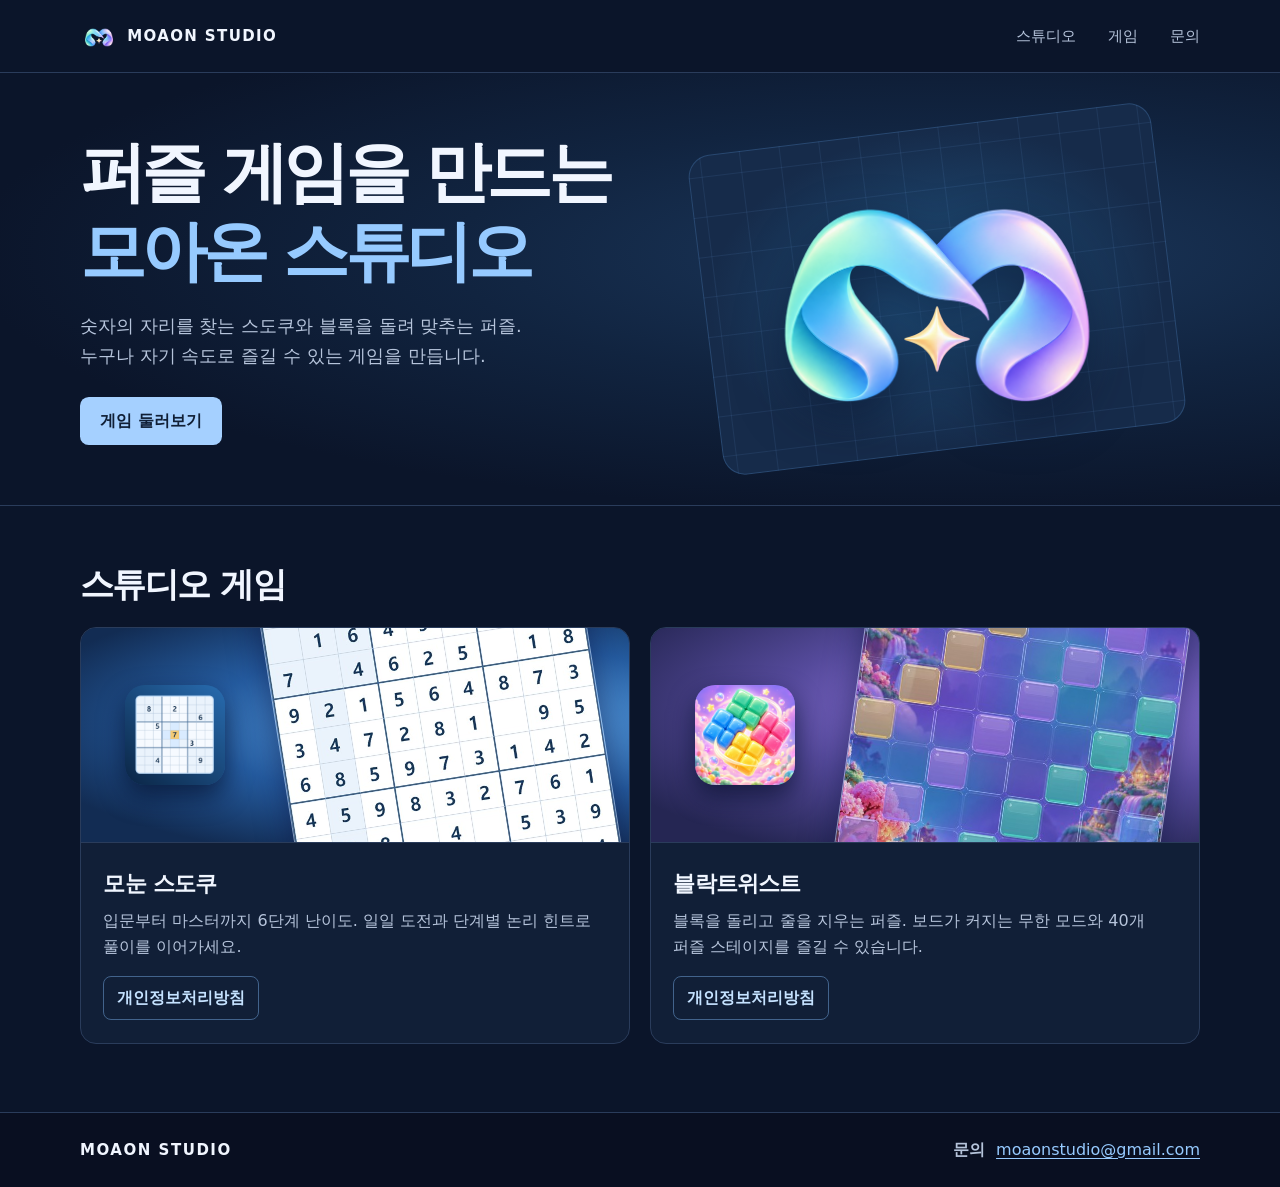
<file: index.html>
<!doctype html>
<html lang="ko">
<head>
  <meta charset="utf-8">
  <meta name="viewport" content="width=device-width, initial-scale=1">
  <meta name="theme-color" content="#0b152a">
  <meta name="description" content="모아온 스튜디오의 퍼즐 게임 모눈 스도쿠와 블락트위스트를 만나보세요.">
  <link rel="canonical" href="https://sukata5959.github.io/">
  <link rel="icon" href="assets/studio-mark.png" type="image/png">
  <link rel="stylesheet" href="assets/style.css">
  <title>MOAON STUDIO | 모아온 스튜디오</title>
</head>
<body>
  <a class="skip" href="#main">본문 바로가기</a>
  <header class="site-header">
    <div class="wrap header-inner">
      <a class="wordmark" href="./index.html" aria-label="모아온 스튜디오 홈">
        <img src="assets/studio-mark.png" alt="" width="38" height="22">
        <span>MOAON STUDIO</span>
      </a>
      <nav aria-label="주 메뉴">
        <a href="#studio">스튜디오</a>
        <a href="#games">게임</a>
        <a href="#contact">문의</a>
      </nav>
    </div>
  </header>
  <main id="main">
    <section class="hero" id="studio" aria-labelledby="studio-title">
      <div class="wrap hero-inner">
        <div class="hero-copy">
          <h1 id="studio-title">퍼즐 게임을 만드는<br><span>모아온 스튜디오</span></h1>
          <p>숫자의 자리를 찾는 스도쿠와 블록을 돌려 맞추는 퍼즐. 누구나 자기 속도로 즐길 수 있는 게임을 만듭니다.</p>
          <a class="primary-link" href="#games">게임 둘러보기</a>
        </div>
        <div class="hero-art">
          <img src="assets/studio-mark.png" alt="" width="840" height="493" fetchpriority="high">
        </div>
      </div>
    </section>
    <section class="games wrap" id="games" aria-labelledby="games-title">
      <h2 id="games-title">스튜디오 게임</h2>
      <div class="game-grid">
        <article class="game" aria-labelledby="sudoku-title">
          <div class="game-art sudoku-art">
            <img class="game-icon" src="assets/moneun-icon.png" alt="" width="512" height="512">
            <img class="game-shot" src="assets/moneun-board.jpg" alt="모눈 스도쿠의 9×9 퍼즐판" width="600" height="600">
          </div>
          <div class="game-copy">
            <h3 id="sudoku-title">모눈 스도쿠</h3>
            <p>입문부터 마스터까지 6단계 난이도. 일일 도전과 단계별 논리 힌트로 풀이를 이어가세요.</p>
            <a class="privacy-link" href="privacy/moneun-sudoku/index.html" aria-label="모눈 스도쿠 개인정보처리방침">개인정보처리방침</a>
          </div>
        </article>
        <article class="game" aria-labelledby="block-title">
          <div class="game-art block-art">
            <img class="game-icon" src="privacy/block-twist/icon.png" alt="" width="512" height="512">
            <img class="game-shot" src="assets/block-twist-board.jpg" alt="블락트위스트 무한 모드의 블록 퍼즐판" width="424" height="424">
          </div>
          <div class="game-copy">
            <h3 id="block-title">블락트위스트</h3>
            <p>블록을 돌리고 줄을 지우는 퍼즐. 보드가 커지는 무한 모드와 40개 퍼즐 스테이지를 즐길 수 있습니다.</p>
            <a class="privacy-link" href="privacy/block-twist/index.html" aria-label="블락트위스트 개인정보처리방침">개인정보처리방침</a>
          </div>
        </article>
      </div>
    </section>
  </main>
  <footer class="site-footer" id="contact">
    <div class="wrap footer-inner">
      <strong>MOAON STUDIO</strong>
      <div class="contact">
        <h2>문의</h2>
        <a href="mailto:moaonstudio@gmail.com">moaonstudio@gmail.com</a>
      </div>
    </div>
  </footer>
</body>
</html>
</file>
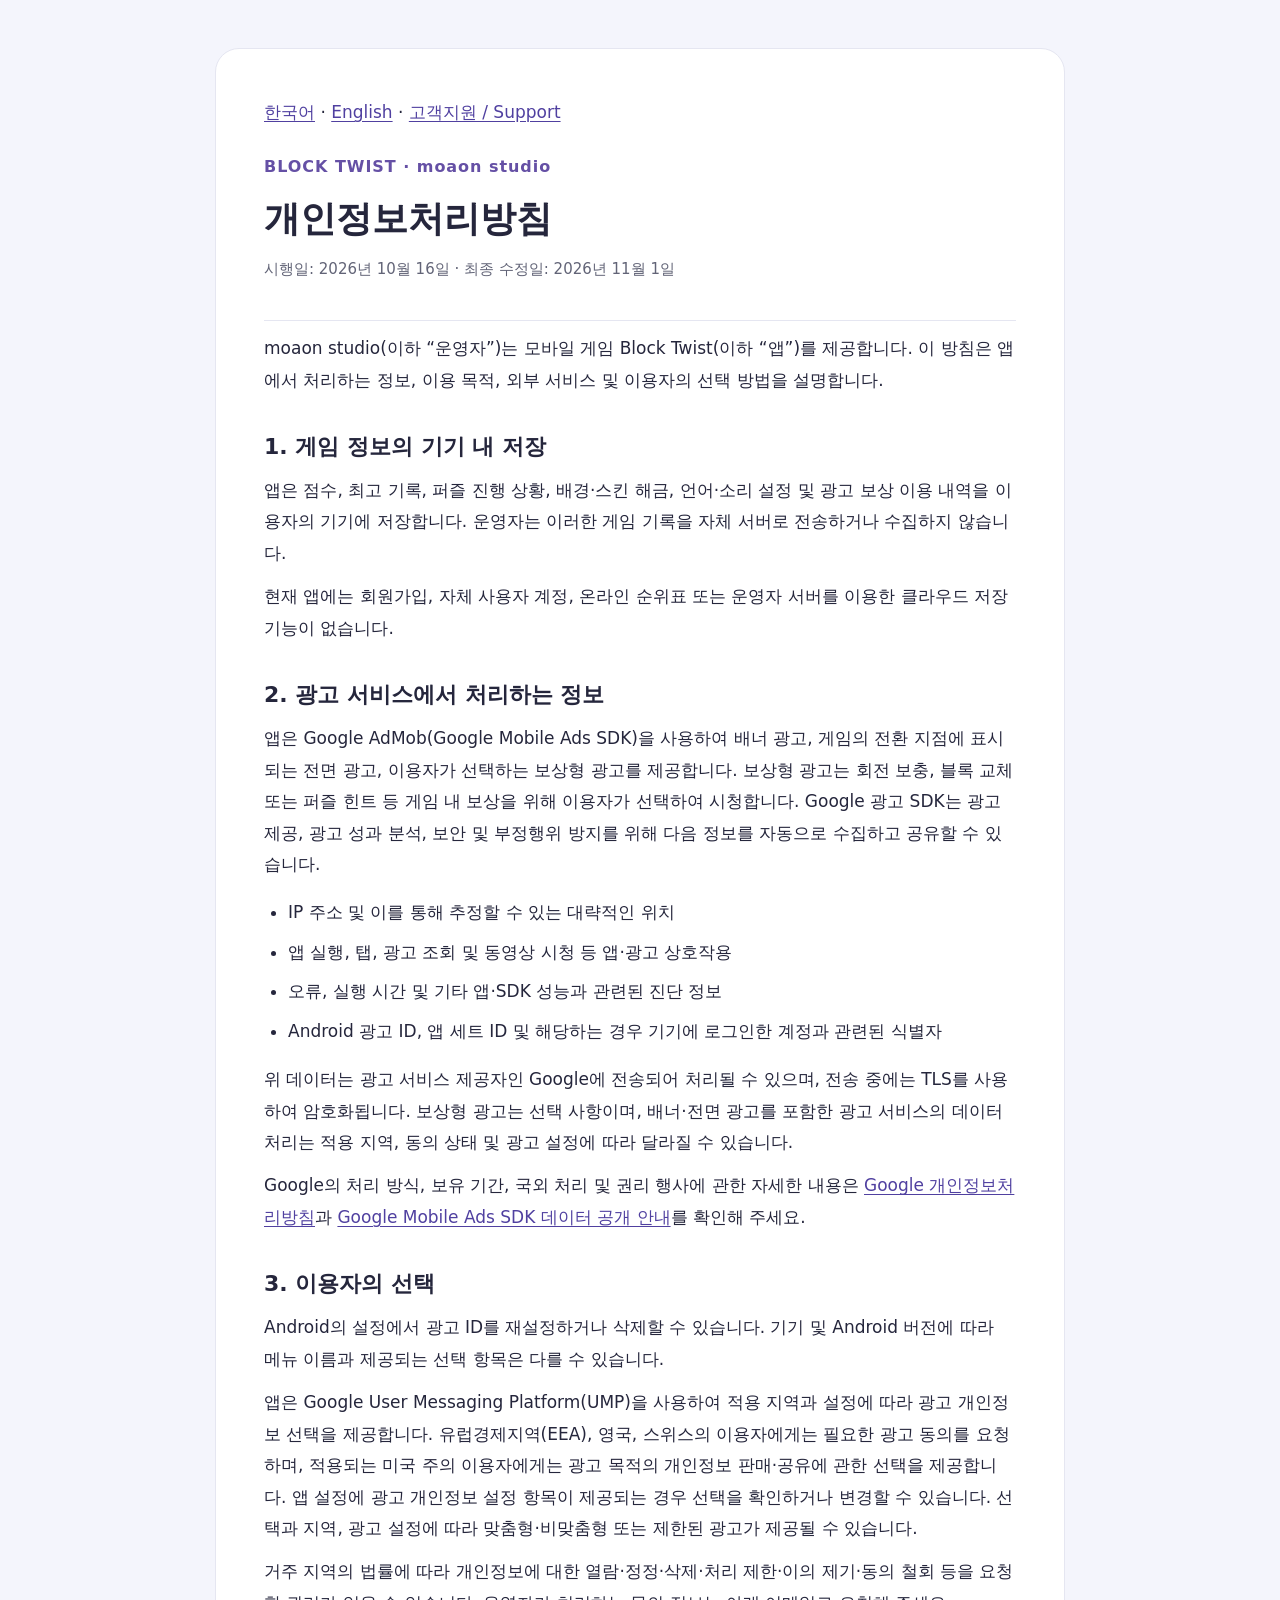
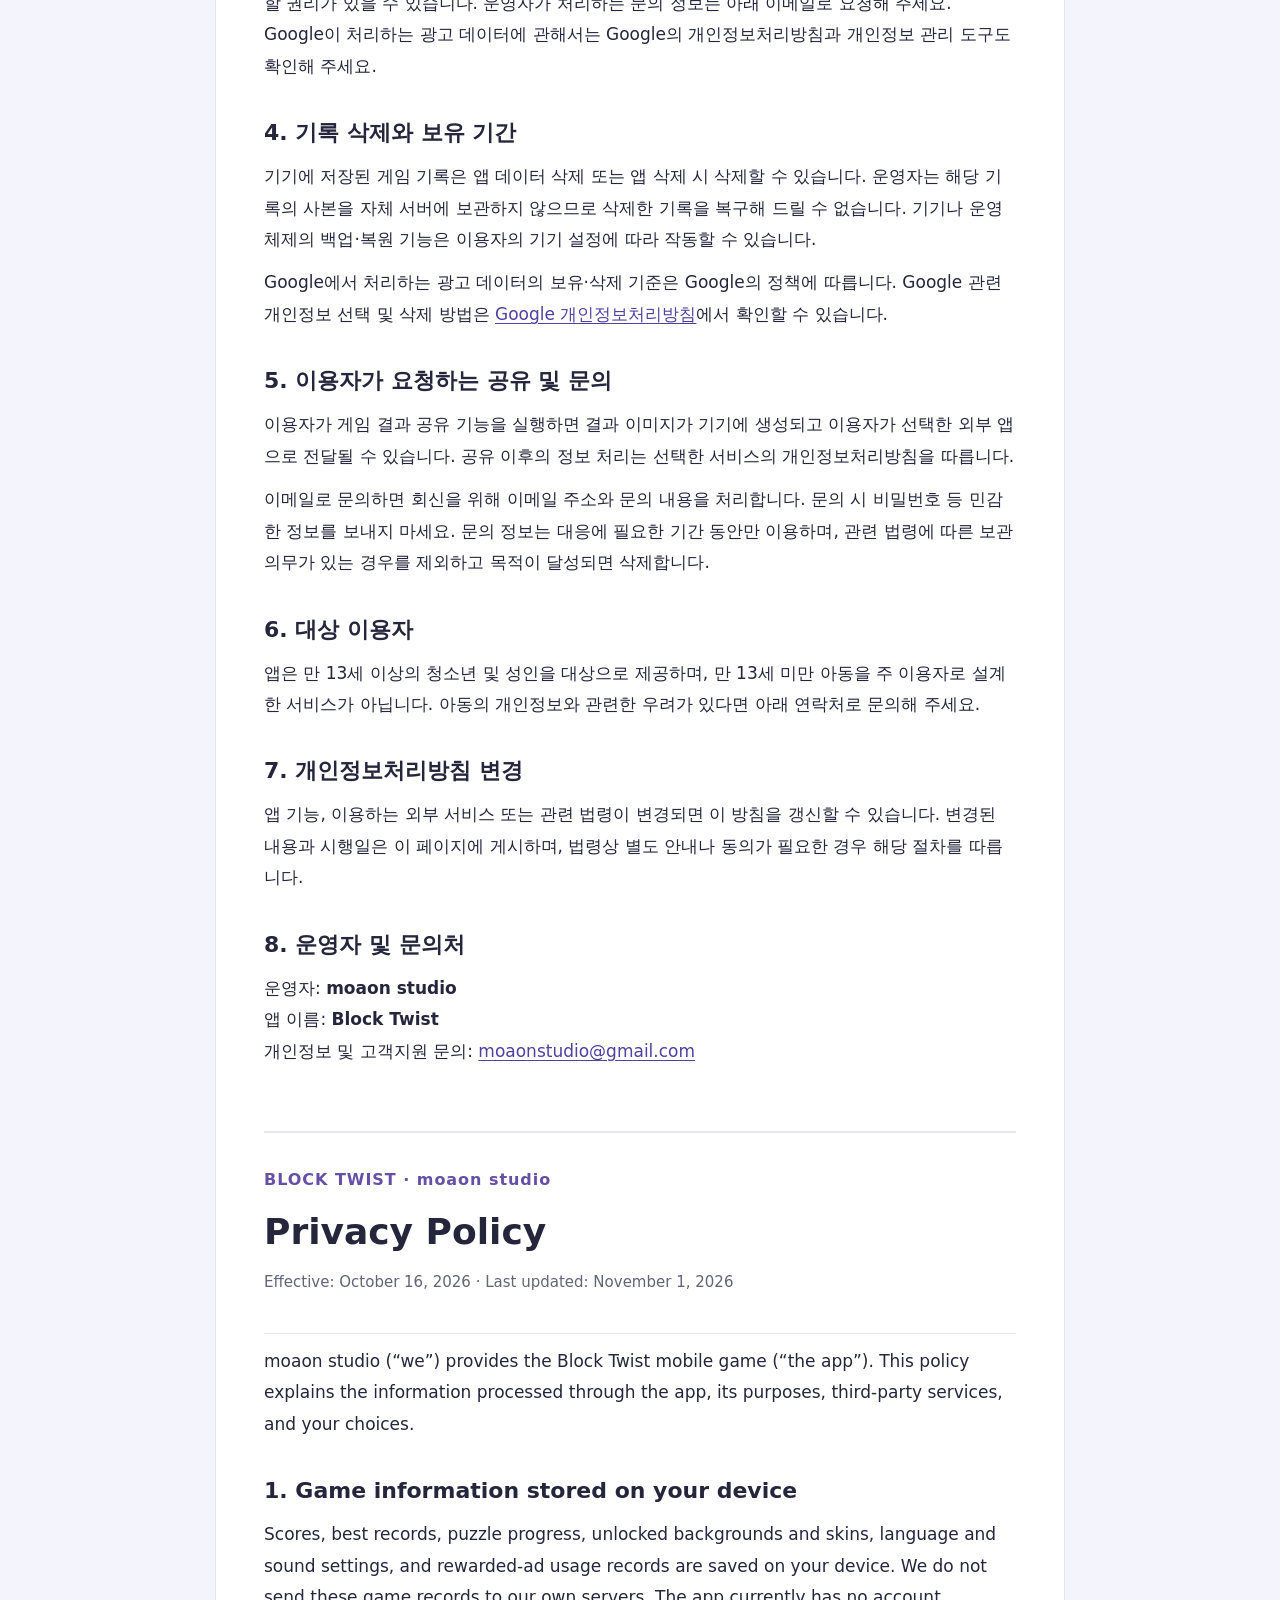
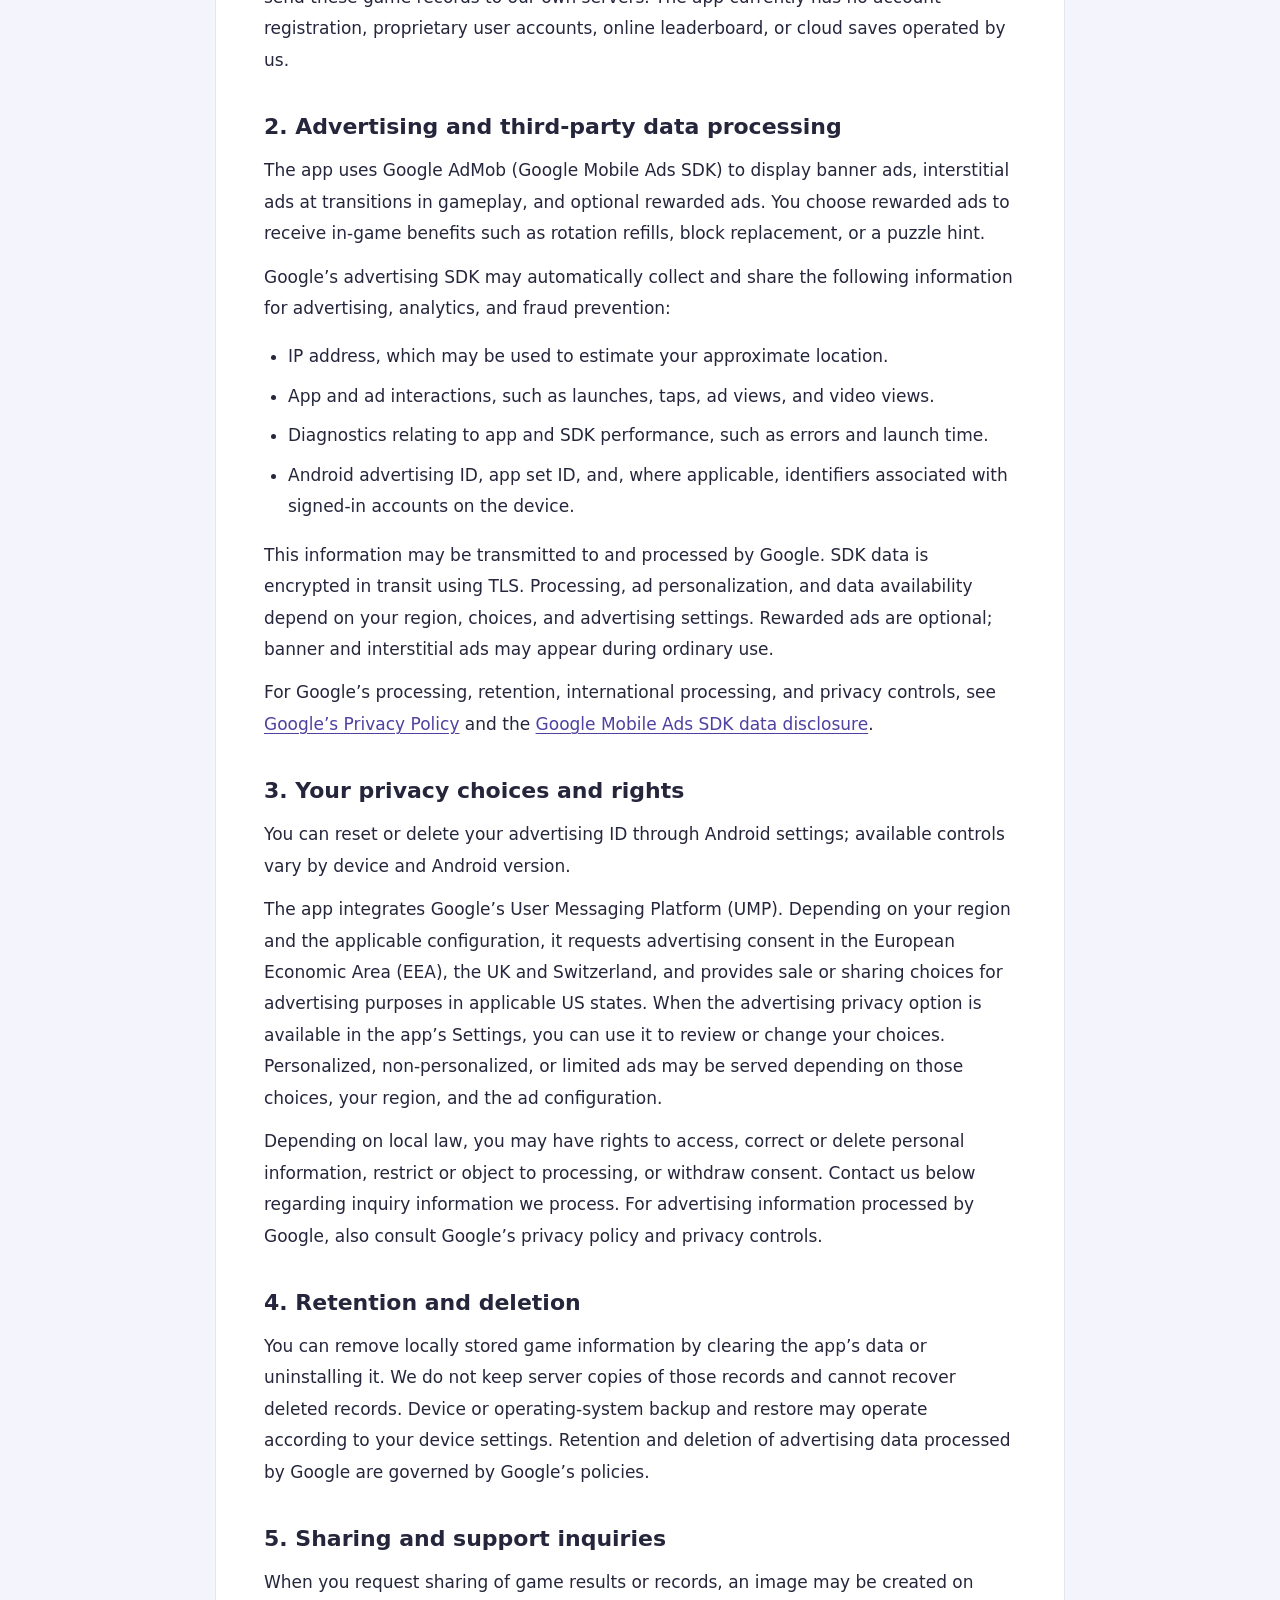
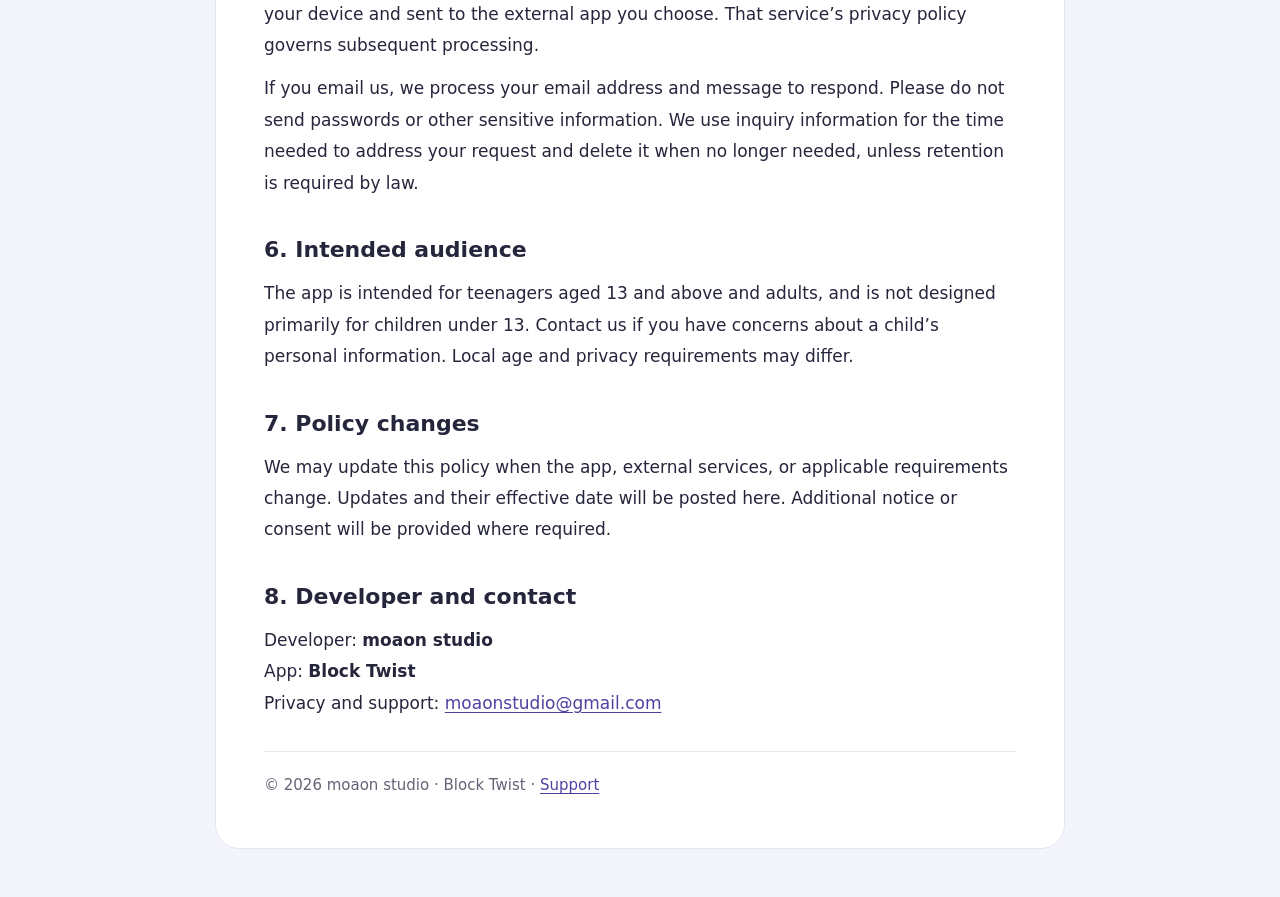
<file: privacy/block-twist/index.html>
<!doctype html>
<html lang="ko">
<head>
<meta charset="utf-8">
<meta name="viewport" content="width=device-width,initial-scale=1">
<meta name="description" content="moaon studio에서 제공하는 Block Twist의 개인정보처리방침입니다. 기기 저장, Google AdMob 광고 데이터 및 문의 방법을 안내합니다.">
<title>Block Twist 개인정보처리방침 | moaon studio</title>
<style>
:root{color-scheme:light}*{box-sizing:border-box}body{margin:0;background:#f4f5fc;color:#25263c;font-family:system-ui,-apple-system,"Malgun Gothic",sans-serif;line-height:1.85;font-size:17px}main{max-width:850px;margin:48px auto;padding:48px;background:#fff;border:1px solid #e5e6f1;border-radius:24px}nav{margin-bottom:24px}section+section{margin-top:64px;padding-top:32px;border-top:2px solid #e5e6f1}section{scroll-margin-top:24px}header{padding-bottom:24px;border-bottom:1px solid #e5e6f1}.brand{font-size:16px;font-weight:750;letter-spacing:.06em;color:#6550a5}h1{font-size:clamp(26px,5vw,36px);line-height:1.4;margin:12px 0}h2{font-size:22px;line-height:1.5;margin:34px 0 12px}p{margin:12px 0}a{color:#5040a0;text-underline-offset:3px;overflow-wrap:anywhere}.meta,footer{color:#626477;font-size:15px}ul{padding-left:24px}li{margin:8px 0}footer{border-top:1px solid #e5e6f1;margin-top:32px;padding-top:20px}@media(max-width:600px){main{margin:0;padding:28px 22px;border:0;border-radius:0}body{background:#fff}}
</style>
</head>
<body><main>
<nav aria-label="Language and support"><a href="#ko">한국어</a> · <a href="#en" lang="en">English</a> · <a href="support.html">고객지원 / Support</a></nav>
<section id="ko" lang="ko">
<header><div class="brand">BLOCK TWIST · moaon studio</div><h1>개인정보처리방침</h1><p class="meta">시행일: 2026년 10월 16일 · 최종 수정일: 2026년 11월 1일</p></header>
<p>moaon studio(이하 “운영자”)는 모바일 게임 Block Twist(이하 “앱”)를 제공합니다. 이 방침은 앱에서 처리하는 정보, 이용 목적, 외부 서비스 및 이용자의 선택 방법을 설명합니다.</p>
<h2>1. 게임 정보의 기기 내 저장</h2>
<p>앱은 점수, 최고 기록, 퍼즐 진행 상황, 배경·스킨 해금, 언어·소리 설정 및 광고 보상 이용 내역을 이용자의 기기에 저장합니다. 운영자는 이러한 게임 기록을 자체 서버로 전송하거나 수집하지 않습니다.</p>
<p>현재 앱에는 회원가입, 자체 사용자 계정, 온라인 순위표 또는 운영자 서버를 이용한 클라우드 저장 기능이 없습니다.</p>
<h2>2. 광고 서비스에서 처리하는 정보</h2>
<p>앱은 Google AdMob(Google Mobile Ads SDK)을 사용하여 배너 광고, 게임의 전환 지점에 표시되는 전면 광고, 이용자가 선택하는 보상형 광고를 제공합니다. 보상형 광고는 회전 보충, 블록 교체 또는 퍼즐 힌트 등 게임 내 보상을 위해 이용자가 선택하여 시청합니다. Google 광고 SDK는 광고 제공, 광고 성과 분석, 보안 및 부정행위 방지를 위해 다음 정보를 자동으로 수집하고 공유할 수 있습니다.</p>
<ul><li>IP 주소 및 이를 통해 추정할 수 있는 대략적인 위치</li><li>앱 실행, 탭, 광고 조회 및 동영상 시청 등 앱·광고 상호작용</li><li>오류, 실행 시간 및 기타 앱·SDK 성능과 관련된 진단 정보</li><li>Android 광고 ID, 앱 세트 ID 및 해당하는 경우 기기에 로그인한 계정과 관련된 식별자</li></ul>
<p>위 데이터는 광고 서비스 제공자인 Google에 전송되어 처리될 수 있으며, 전송 중에는 TLS를 사용하여 암호화됩니다. 보상형 광고는 선택 사항이며, 배너·전면 광고를 포함한 광고 서비스의 데이터 처리는 적용 지역, 동의 상태 및 광고 설정에 따라 달라질 수 있습니다.</p>
<p>Google의 처리 방식, 보유 기간, 국외 처리 및 권리 행사에 관한 자세한 내용은 <a href="https://policies.google.com/privacy?hl=ko" rel="noopener">Google 개인정보처리방침</a>과 <a href="https://developers.google.com/admob/android/privacy/play-data-disclosure?hl=ko" rel="noopener">Google Mobile Ads SDK 데이터 공개 안내</a>를 확인해 주세요.</p>
<h2>3. 이용자의 선택</h2>
<p>Android의 설정에서 광고 ID를 재설정하거나 삭제할 수 있습니다. 기기 및 Android 버전에 따라 메뉴 이름과 제공되는 선택 항목은 다를 수 있습니다.</p>
<p>앱은 Google User Messaging Platform(UMP)을 사용하여 적용 지역과 설정에 따라 광고 개인정보 선택을 제공합니다. 유럽경제지역(EEA), 영국, 스위스의 이용자에게는 필요한 광고 동의를 요청하며, 적용되는 미국 주의 이용자에게는 광고 목적의 개인정보 판매·공유에 관한 선택을 제공합니다. 앱 설정에 광고 개인정보 설정 항목이 제공되는 경우 선택을 확인하거나 변경할 수 있습니다. 선택과 지역, 광고 설정에 따라 맞춤형·비맞춤형 또는 제한된 광고가 제공될 수 있습니다.</p>
<p>거주 지역의 법률에 따라 개인정보에 대한 열람·정정·삭제·처리 제한·이의 제기·동의 철회 등을 요청할 권리가 있을 수 있습니다. 운영자가 처리하는 문의 정보는 아래 이메일로 요청해 주세요. Google이 처리하는 광고 데이터에 관해서는 Google의 개인정보처리방침과 개인정보 관리 도구도 확인해 주세요.</p>
<h2>4. 기록 삭제와 보유 기간</h2>
<p>기기에 저장된 게임 기록은 앱 데이터 삭제 또는 앱 삭제 시 삭제할 수 있습니다. 운영자는 해당 기록의 사본을 자체 서버에 보관하지 않으므로 삭제한 기록을 복구해 드릴 수 없습니다. 기기나 운영체제의 백업·복원 기능은 이용자의 기기 설정에 따라 작동할 수 있습니다.</p>
<p>Google에서 처리하는 광고 데이터의 보유·삭제 기준은 Google의 정책에 따릅니다. Google 관련 개인정보 선택 및 삭제 방법은 <a href="https://policies.google.com/privacy?hl=ko" rel="noopener">Google 개인정보처리방침</a>에서 확인할 수 있습니다.</p>
<h2>5. 이용자가 요청하는 공유 및 문의</h2>
<p>이용자가 게임 결과 공유 기능을 실행하면 결과 이미지가 기기에 생성되고 이용자가 선택한 외부 앱으로 전달될 수 있습니다. 공유 이후의 정보 처리는 선택한 서비스의 개인정보처리방침을 따릅니다.</p>
<p>이메일로 문의하면 회신을 위해 이메일 주소와 문의 내용을 처리합니다. 문의 시 비밀번호 등 민감한 정보를 보내지 마세요. 문의 정보는 대응에 필요한 기간 동안만 이용하며, 관련 법령에 따른 보관 의무가 있는 경우를 제외하고 목적이 달성되면 삭제합니다.</p>
<h2>6. 대상 이용자</h2>
<p>앱은 만 13세 이상의 청소년 및 성인을 대상으로 제공하며, 만 13세 미만 아동을 주 이용자로 설계한 서비스가 아닙니다. 아동의 개인정보와 관련한 우려가 있다면 아래 연락처로 문의해 주세요.</p>
<h2>7. 개인정보처리방침 변경</h2>
<p>앱 기능, 이용하는 외부 서비스 또는 관련 법령이 변경되면 이 방침을 갱신할 수 있습니다. 변경된 내용과 시행일은 이 페이지에 게시하며, 법령상 별도 안내나 동의가 필요한 경우 해당 절차를 따릅니다.</p>
<h2>8. 운영자 및 문의처</h2>
<p>운영자: <strong>moaon studio</strong><br>앱 이름: <strong>Block Twist</strong><br>개인정보 및 고객지원 문의: <a href="mailto:moaonstudio@gmail.com">moaonstudio@gmail.com</a></p>
</section>
<section id="en" lang="en" aria-labelledby="english-title">
<header><div class="brand">BLOCK TWIST · moaon studio</div><h1 id="english-title">Privacy Policy</h1><p class="meta">Effective: October 16, 2026 · Last updated: November 1, 2026</p></header>
<p>moaon studio (“we”) provides the Block Twist mobile game (“the app”). This policy explains the information processed through the app, its purposes, third-party services, and your choices.</p>
<h2>1. Game information stored on your device</h2>
<p>Scores, best records, puzzle progress, unlocked backgrounds and skins, language and sound settings, and rewarded-ad usage records are saved on your device. We do not send these game records to our own servers. The app currently has no account registration, proprietary user accounts, online leaderboard, or cloud saves operated by us.</p>
<h2>2. Advertising and third-party data processing</h2>
<p>The app uses Google AdMob (Google Mobile Ads SDK) to display banner ads, interstitial ads at transitions in gameplay, and optional rewarded ads. You choose rewarded ads to receive in-game benefits such as rotation refills, block replacement, or a puzzle hint.</p>
<p>Google’s advertising SDK may automatically collect and share the following information for advertising, analytics, and fraud prevention:</p>
<ul><li>IP address, which may be used to estimate your approximate location.</li><li>App and ad interactions, such as launches, taps, ad views, and video views.</li><li>Diagnostics relating to app and SDK performance, such as errors and launch time.</li><li>Android advertising ID, app set ID, and, where applicable, identifiers associated with signed-in accounts on the device.</li></ul>
<p>This information may be transmitted to and processed by Google. SDK data is encrypted in transit using TLS. Processing, ad personalization, and data availability depend on your region, choices, and advertising settings. Rewarded ads are optional; banner and interstitial ads may appear during ordinary use.</p>
<p>For Google’s processing, retention, international processing, and privacy controls, see <a href="https://policies.google.com/privacy?hl=en" rel="noopener">Google’s Privacy Policy</a> and the <a href="https://developers.google.com/admob/android/privacy/play-data-disclosure" rel="noopener">Google Mobile Ads SDK data disclosure</a>.</p>
<h2>3. Your privacy choices and rights</h2>
<p>You can reset or delete your advertising ID through Android settings; available controls vary by device and Android version.</p>
<p>The app integrates Google’s User Messaging Platform (UMP). Depending on your region and the applicable configuration, it requests advertising consent in the European Economic Area (EEA), the UK and Switzerland, and provides sale or sharing choices for advertising purposes in applicable US states. When the advertising privacy option is available in the app’s Settings, you can use it to review or change your choices. Personalized, non-personalized, or limited ads may be served depending on those choices, your region, and the ad configuration.</p>
<p>Depending on local law, you may have rights to access, correct or delete personal information, restrict or object to processing, or withdraw consent. Contact us below regarding inquiry information we process. For advertising information processed by Google, also consult Google’s privacy policy and privacy controls.</p>
<h2>4. Retention and deletion</h2>
<p>You can remove locally stored game information by clearing the app’s data or uninstalling it. We do not keep server copies of those records and cannot recover deleted records. Device or operating-system backup and restore may operate according to your device settings. Retention and deletion of advertising data processed by Google are governed by Google’s policies.</p>
<h2>5. Sharing and support inquiries</h2>
<p>When you request sharing of game results or records, an image may be created on your device and sent to the external app you choose. That service’s privacy policy governs subsequent processing.</p>
<p>If you email us, we process your email address and message to respond. Please do not send passwords or other sensitive information. We use inquiry information for the time needed to address your request and delete it when no longer needed, unless retention is required by law.</p>
<h2>6. Intended audience</h2>
<p>The app is intended for teenagers aged 13 and above and adults, and is not designed primarily for children under 13. Contact us if you have concerns about a child’s personal information. Local age and privacy requirements may differ.</p>
<h2>7. Policy changes</h2>
<p>We may update this policy when the app, external services, or applicable requirements change. Updates and their effective date will be posted here. Additional notice or consent will be provided where required.</p>
<h2>8. Developer and contact</h2>
<p>Developer: <strong>moaon studio</strong><br>App: <strong>Block Twist</strong><br>Privacy and support: <a href="mailto:moaonstudio@gmail.com">moaonstudio@gmail.com</a></p>
</section>
<footer>© 2026 moaon studio · Block Twist · <a href="support.html">Support</a></footer>
</main></body></html>
</file>
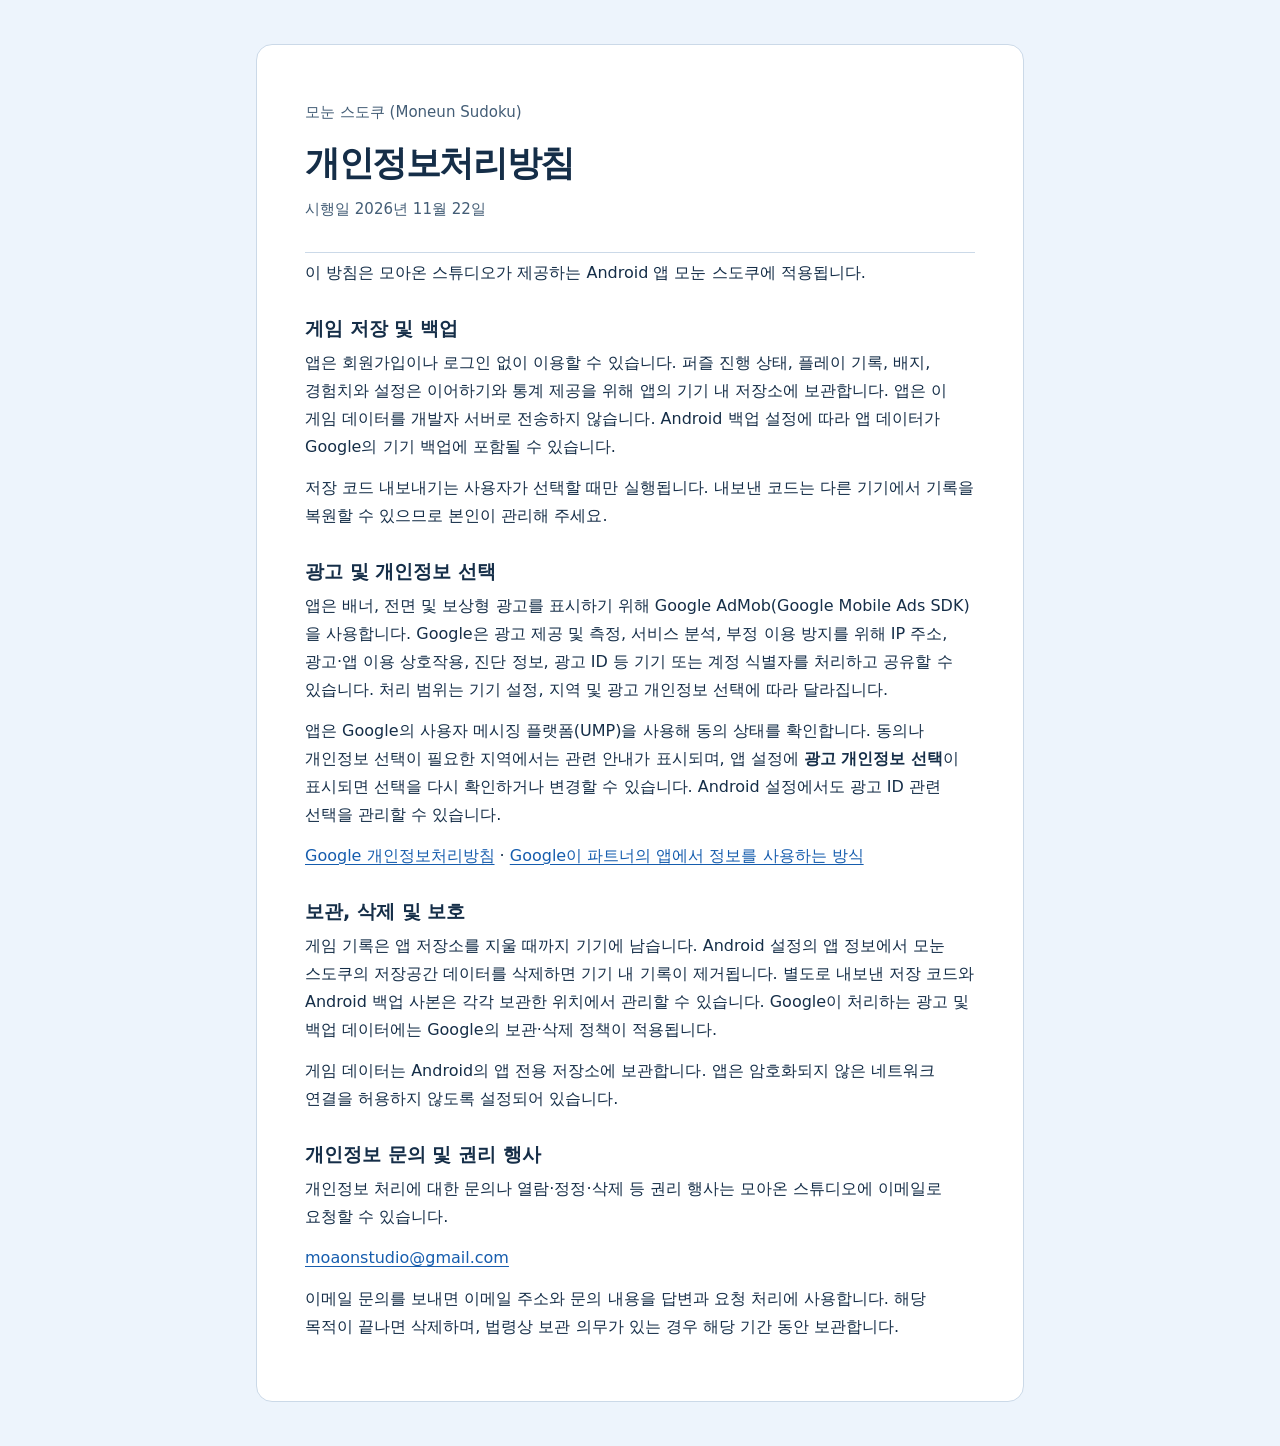
<file: privacy/moneun-sudoku/index.html>
<!doctype html>
<html lang="ko">
<head>
  <meta charset="utf-8">
  <meta name="viewport" content="width=device-width,initial-scale=1">
  <title>모눈 스도쿠 개인정보처리방침</title>
  <meta name="description" content="모눈 스도쿠의 게임 저장, Google AdMob 광고 및 개인정보 문의에 관한 방침입니다.">
  <style>
    :root { color-scheme: light dark; --ink:#152e48; --bg:#edf4fc; --surface:#fff; --muted:#435d76; --accent:#165dae; --line:#cbd9e8; font-family:"Malgun Gothic","Apple SD Gothic Neo",system-ui,sans-serif; }
    * { box-sizing:border-box; }
    body { margin:0; background:var(--bg); color:var(--ink); line-height:1.75; word-break:keep-all; overflow-wrap:anywhere; }
    main { max-width:48rem; margin:2.75rem auto; padding:clamp(1.25rem,5vw,3rem); background:var(--surface); border:1px solid var(--line); border-radius:1rem; }
    header { border-bottom:1px solid var(--line); padding-bottom:1rem; }
    h1 { font-size:clamp(1.55rem,5vw,2.2rem); line-height:1.35; margin:.3rem 0 .65rem; letter-spacing:-.04em; }
    h2 { font-size:1.2rem; margin:1.75rem 0 .35rem; line-height:1.45; }
    p,ul { margin:.4rem 0 .8rem; }
    li + li { margin-top:.35rem; }
    .app,.date { color:var(--muted); font-size:.94rem; }
    a { color:var(--accent); text-underline-offset:.2em; }
    a:focus-visible { outline:2px solid var(--accent); outline-offset:3px; }
    @media (max-width:40rem) { main { margin:.75rem; } }
    @media (prefers-color-scheme:dark) {
      :root { --ink:#ecf3ff; --bg:#101d2c; --surface:#1b2b3e; --muted:#b9cce4; --accent:#a6d0ff; --line:#4e6682; }
    }
  </style>
</head>
<body>
  <main>
    <header>
      <p class="app">모눈 스도쿠 (Moneun Sudoku)</p>
      <h1>개인정보처리방침</h1>
      <p class="date">시행일 <time datetime="2026-11-22">2026년 11월 22일</time></p>
    </header>
    <p>이 방침은 모아온 스튜디오가 제공하는 Android 앱 모눈 스도쿠에 적용됩니다.</p>
    <section>
      <h2>게임 저장 및 백업</h2>
      <p>앱은 회원가입이나 로그인 없이 이용할 수 있습니다. 퍼즐 진행 상태, 플레이 기록, 배지, 경험치와 설정은 이어하기와 통계 제공을 위해 앱의 기기 내 저장소에 보관합니다. 앱은 이 게임 데이터를 개발자 서버로 전송하지 않습니다. Android 백업 설정에 따라 앱 데이터가 Google의 기기 백업에 포함될 수 있습니다.</p>
      <p>저장 코드 내보내기는 사용자가 선택할 때만 실행됩니다. 내보낸 코드는 다른 기기에서 기록을 복원할 수 있으므로 본인이 관리해 주세요.</p>
    </section>
    <section>
      <h2>광고 및 개인정보 선택</h2>
      <p>앱은 배너, 전면 및 보상형 광고를 표시하기 위해 Google AdMob(Google Mobile Ads SDK)을 사용합니다. Google은 광고 제공 및 측정, 서비스 분석, 부정 이용 방지를 위해 IP 주소, 광고·앱 이용 상호작용, 진단 정보, 광고 ID 등 기기 또는 계정 식별자를 처리하고 공유할 수 있습니다. 처리 범위는 기기 설정, 지역 및 광고 개인정보 선택에 따라 달라집니다.</p>
      <p>앱은 Google의 사용자 메시징 플랫폼(UMP)을 사용해 동의 상태를 확인합니다. 동의나 개인정보 선택이 필요한 지역에서는 관련 안내가 표시되며, 앱 설정에 <strong>광고 개인정보 선택</strong>이 표시되면 선택을 다시 확인하거나 변경할 수 있습니다. Android 설정에서도 광고 ID 관련 선택을 관리할 수 있습니다.</p>
      <p><a href="https://policies.google.com/privacy?hl=ko">Google 개인정보처리방침</a> · <a href="https://policies.google.com/technologies/partner-sites?hl=ko">Google이 파트너의 앱에서 정보를 사용하는 방식</a></p>
    </section>
    <section>
      <h2>보관, 삭제 및 보호</h2>
      <p>게임 기록은 앱 저장소를 지울 때까지 기기에 남습니다. Android 설정의 앱 정보에서 모눈 스도쿠의 저장공간 데이터를 삭제하면 기기 내 기록이 제거됩니다. 별도로 내보낸 저장 코드와 Android 백업 사본은 각각 보관한 위치에서 관리할 수 있습니다. Google이 처리하는 광고 및 백업 데이터에는 Google의 보관·삭제 정책이 적용됩니다.</p>
      <p>게임 데이터는 Android의 앱 전용 저장소에 보관합니다. 앱은 암호화되지 않은 네트워크 연결을 허용하지 않도록 설정되어 있습니다.</p>
    </section>
    <section>
      <h2>개인정보 문의 및 권리 행사</h2>
      <p>개인정보 처리에 대한 문의나 열람·정정·삭제 등 권리 행사는 모아온 스튜디오에 이메일로 요청할 수 있습니다.</p>
      <p><a href="mailto:moaonstudio@gmail.com">moaonstudio@gmail.com</a></p>
      <p>이메일 문의를 보내면 이메일 주소와 문의 내용을 답변과 요청 처리에 사용합니다. 해당 목적이 끝나면 삭제하며, 법령상 보관 의무가 있는 경우 해당 기간 동안 보관합니다.</p>
    </section>
  </main>
</body>
</html>
</file>
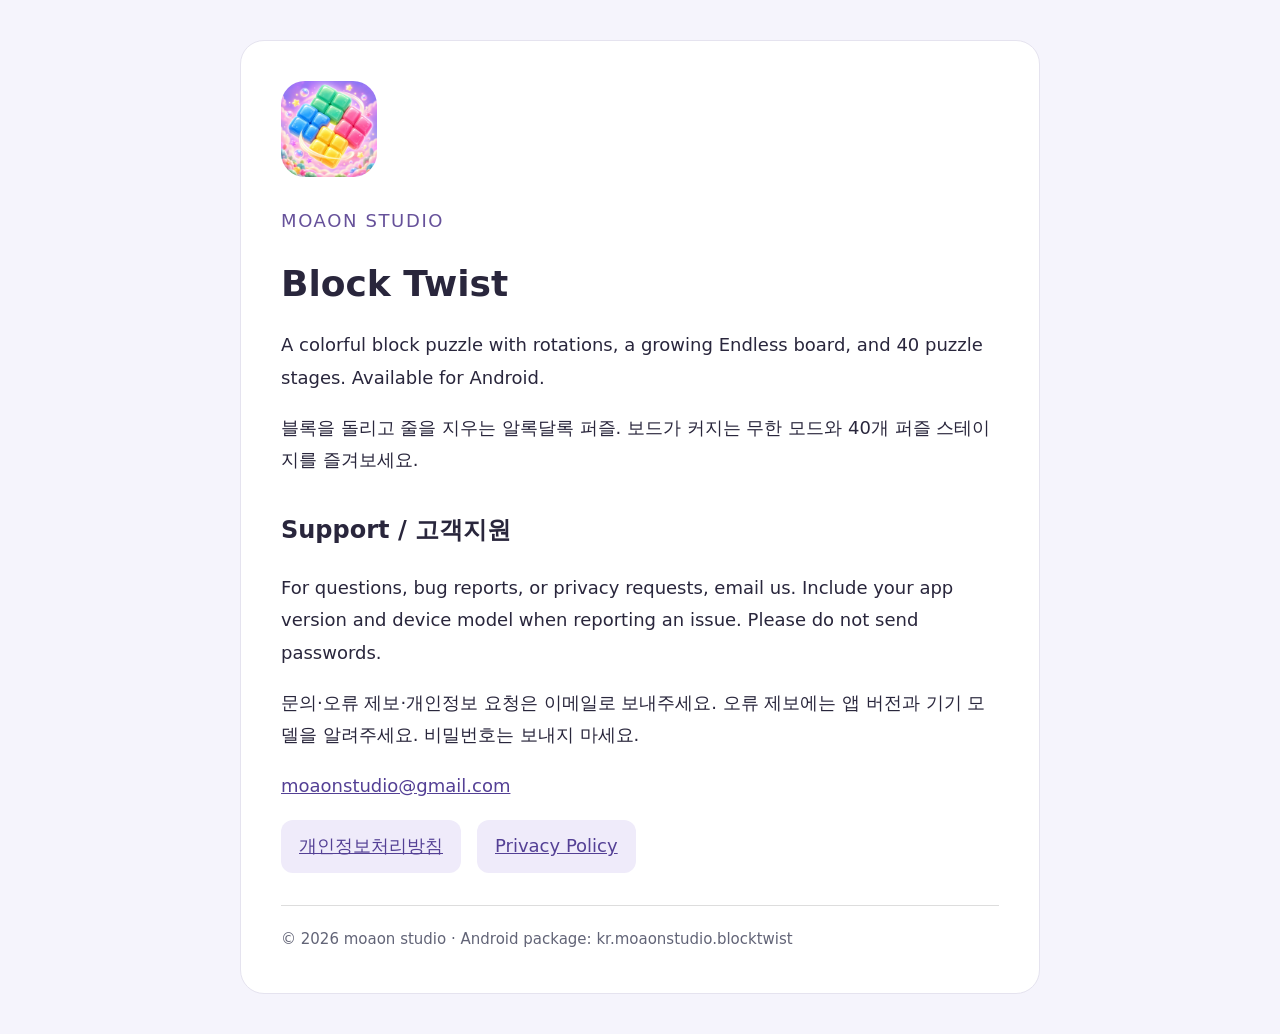
<file: privacy/block-twist/support.html>
<!doctype html><html lang="en"><head><meta charset="utf-8"><meta name="viewport" content="width=device-width,initial-scale=1"><title>Block Twist — moaon studio</title><meta name="description" content="Block Twist by moaon studio. Game information, support and privacy policy."><style>*{box-sizing:border-box}body{margin:0;background:#f5f4fc;color:#29263c;font:18px/1.8 system-ui,sans-serif}main{max-width:800px;margin:40px auto;padding:40px;background:white;border:1px solid #e5e3ef;border-radius:24px}img{width:96px;height:96px;border-radius:24px}h1{line-height:1.2}h2{font-size:24px;margin-top:32px}.brand{color:#66519a;letter-spacing:.09em}a{color:#544095;overflow-wrap:anywhere}.links{display:flex;gap:16px;flex-wrap:wrap}.links a{padding:10px 18px;border-radius:12px;background:#efebfa}footer{font-size:15px;color:#626477;border-top:1px solid #ddd;margin-top:32px;padding-top:20px}@media(max-width:600px){main{margin:0;border:0;border-radius:0;padding:28px 22px}}</style></head><body><main><img src="icon.png" alt="Block Twist app icon"><p class="brand">MOAON STUDIO</p><h1>Block Twist</h1><p>A colorful block puzzle with rotations, a growing Endless board, and 40 puzzle stages. Available for Android.</p><p lang="ko">블록을 돌리고 줄을 지우는 알록달록 퍼즐. 보드가 커지는 무한 모드와 40개 퍼즐 스테이지를 즐겨보세요.</p><h2>Support / 고객지원</h2><p>For questions, bug reports, or privacy requests, email us. Include your app version and device model when reporting an issue. Please do not send passwords.</p><p lang="ko">문의·오류 제보·개인정보 요청은 이메일로 보내주세요. 오류 제보에는 앱 버전과 기기 모델을 알려주세요. 비밀번호는 보내지 마세요.</p><p><a href="mailto:moaonstudio@gmail.com">moaonstudio@gmail.com</a></p><div class="links"><a href="./#ko" lang="ko">개인정보처리방침</a><a href="./#en">Privacy Policy</a></div><footer>© 2026 moaon studio · Android package: kr.moaonstudio.blocktwist</footer></main></body></html>
</file>
<file: assets/style.css>
:root {
  color-scheme: dark;
  --ink: #f1f6ff;
  --muted: #b6c4db;
  --blue: #96caff;
  --line: #2a3c5b;
  --backdrop: #0b152a;
  --panel: #111f37;
  font: 100%/1.65 "Pretendard", "Malgun Gothic", "Apple SD Gothic Neo", system-ui, sans-serif;
}

* { box-sizing: border-box; }
body { margin: 0; background: var(--backdrop); color: var(--ink); }
a { color: inherit; }
a:focus-visible { outline: 2px solid var(--blue); outline-offset: 5px; border-radius: 3px; }
img { display: block; max-width: 100%; }
h1, h2, h3, p { margin: 0; }
h1, h2, h3, p { word-break: keep-all; overflow-wrap: break-word; }
.wrap { width: min(100% - 3rem, 70rem); margin-inline: auto; }
.skip { position: fixed; z-index: 2; top: .75rem; left: .75rem; padding: .65rem 1rem; background: var(--ink); color: var(--backdrop); transform: translateY(-180%); }
.skip:focus { transform: none; }

.site-header { border-bottom: 1px solid var(--line); }
.header-inner { min-height: 4.5rem; display: flex; align-items: center; justify-content: space-between; gap: .5rem 1.5rem; }
.wordmark { display: inline-flex; align-items: center; gap: .55rem; color: var(--ink); font-size: .94rem; font-weight: 820; letter-spacing: .09em; text-decoration: none; white-space: nowrap; }
.wordmark img { width: 2.4rem; height: auto; }
nav { display: flex; gap: clamp(.6rem, 3.1vw, 2rem); }
nav a { display: inline-flex; min-height: 44px; align-items: center; color: var(--muted); text-decoration: none; white-space: nowrap; font-size: .94rem; }
nav a:hover { color: var(--ink); text-decoration: underline; text-underline-offset: .35em; }

.hero { border-bottom: 1px solid var(--line); background: radial-gradient(ellipse at 74% 42%, #1b375b 0, #112440 37%, transparent 73%); overflow: hidden; }
.hero-inner { min-height: 27rem; display: grid; grid-template-columns: 1.04fr .96fr; align-items: center; gap: 1.5rem; padding-block: 3rem; }
.hero h1 { font-size: clamp(2.2rem, 5.2vw, 4.15rem); line-height: 1.19; letter-spacing: -.068em; font-weight: 850; }
.hero h1 span { color: var(--blue); }
.hero p { max-width: 29rem; margin-top: 1.25rem; font-size: clamp(1rem, 1.8vw, 1.125rem); color: var(--muted); }
.primary-link { display: inline-flex; align-items: center; min-height: 3rem; margin-top: 1.65rem; padding-inline: 1.25rem; border-radius: .55rem; background: #a5d0ff; color: #101f36; font-weight: 780; text-decoration: none; }
.primary-link:hover { background: #c7e3ff; }
.hero-art { position: relative; min-height: 19rem; display: grid; place-items: center; isolation: isolate; }
.hero-art::before { content: ""; position: absolute; z-index: -1; width: min(100%, 29rem); aspect-ratio: 1.45; border: 1px solid #6db4ff36; border-radius: 1.4rem; background: linear-gradient(#75b4fd18 1px, transparent 1px), linear-gradient(90deg, #75b4fd18 1px, transparent 1px), radial-gradient(ellipse, #20517d, #162b4a 70%); background-size: 2.5rem 2.5rem, 2.5rem 2.5rem, 100% 100%; background-position: center; transform: rotate(-7deg); }
.hero-art img { width: min(90%, 26rem); height: auto; filter: drop-shadow(0 1.2rem 1.5rem #050e2580); }

.games { padding-block: 3.5rem 4.25rem; }
.games h2 { font-size: clamp(1.6rem, 3vw, 2.15rem); line-height: 1.3; letter-spacing: -.045em; margin-bottom: 1.25rem; }
.game-grid { display: grid; grid-template-columns: repeat(2, minmax(0, 1fr)); gap: 1.25rem; }
.game { display: flex; flex-direction: column; overflow: hidden; border: 1px solid var(--line); border-radius: 1rem; background: var(--panel); }
.game-art { position: relative; min-height: 11rem; aspect-ratio: 2.55; overflow: hidden; isolation: isolate; border-bottom: 1px solid var(--line); }
.sudoku-art { background: radial-gradient(ellipse at 70% 45%, #6ebcff, #255ca0 49%, #122c53 85%); }
.block-art { background: radial-gradient(ellipse at 71% 38%, #a886f8, #554a9b 48%, #252653 87%); }
.game-icon { position: absolute; top: 50%; left: 8%; width: clamp(4rem, 9vw, 6.25rem); height: auto; border-radius: 20%; transform: translateY(-50%); box-shadow: 0 .7rem 1.6rem #030c26a6; }
.game-shot { position: absolute; top: -29%; left: 36%; width: 59%; height: auto; border: 1px solid #e1edff88; border-radius: 1rem; transform: rotate(-9deg); box-shadow: 0 0 2rem #0c143f91; }
.block-art .game-shot { top: -15%; transform: rotate(8deg); }
.game-copy { display: flex; flex: 1; flex-direction: column; align-items: flex-start; padding: 1.4rem; }
.game-copy h3 { font-size: 1.4rem; letter-spacing: -.035em; }
.game-copy p { color: var(--muted); margin: .35rem 0 1rem; }
.privacy-link { display: inline-flex; align-items: center; min-height: 44px; margin-top: auto; padding-inline: .8rem; border: 1px solid #42638c; border-radius: .5rem; color: #c5e2ff; font-weight: 700; text-decoration: none; }
.privacy-link:hover { background: #203755; }

.site-footer { border-top: 1px solid var(--line); background: #090f21; }
.footer-inner { display: flex; justify-content: space-between; align-items: center; gap: .85rem 1.75rem; padding-block: 1.5rem; }
.footer-inner strong { font-size: .94rem; letter-spacing: .1em; }
.contact { display: flex; align-items: baseline; flex-wrap: wrap; gap: .1rem .7rem; }
.contact h2 { font-size: 1rem; color: var(--muted); }
.contact a { color: var(--blue); overflow-wrap: anywhere; text-underline-offset: .2em; }

@media (max-width: 44rem) {
  .wrap { width: calc(100% - 2rem); }
  .header-inner { min-height: 4.1rem; }
  .hero-inner { min-height: auto; grid-template-columns: 1fr; gap: 1.55rem; padding-block: 2.45rem 1.5rem; }
  .hero-art { min-height: 0; }
  .hero-art img { width: min(80%, 20rem); }
  .hero-art::before { width: min(87%, 22rem); }
  .games { padding-block: 2.25rem 2.75rem; }
  .game-grid { grid-template-columns: 1fr; }
  .game-art { min-height: 9.5rem; }
}

@media (max-width: 25rem) {
  .wordmark { font-size: .75rem; gap: .25rem; letter-spacing: .04em; }
  .wordmark img { width: 1.7rem; }
  nav a { font-size: .875rem; }
  .footer-inner { align-items: flex-start; flex-direction: column; }
}
</file>
